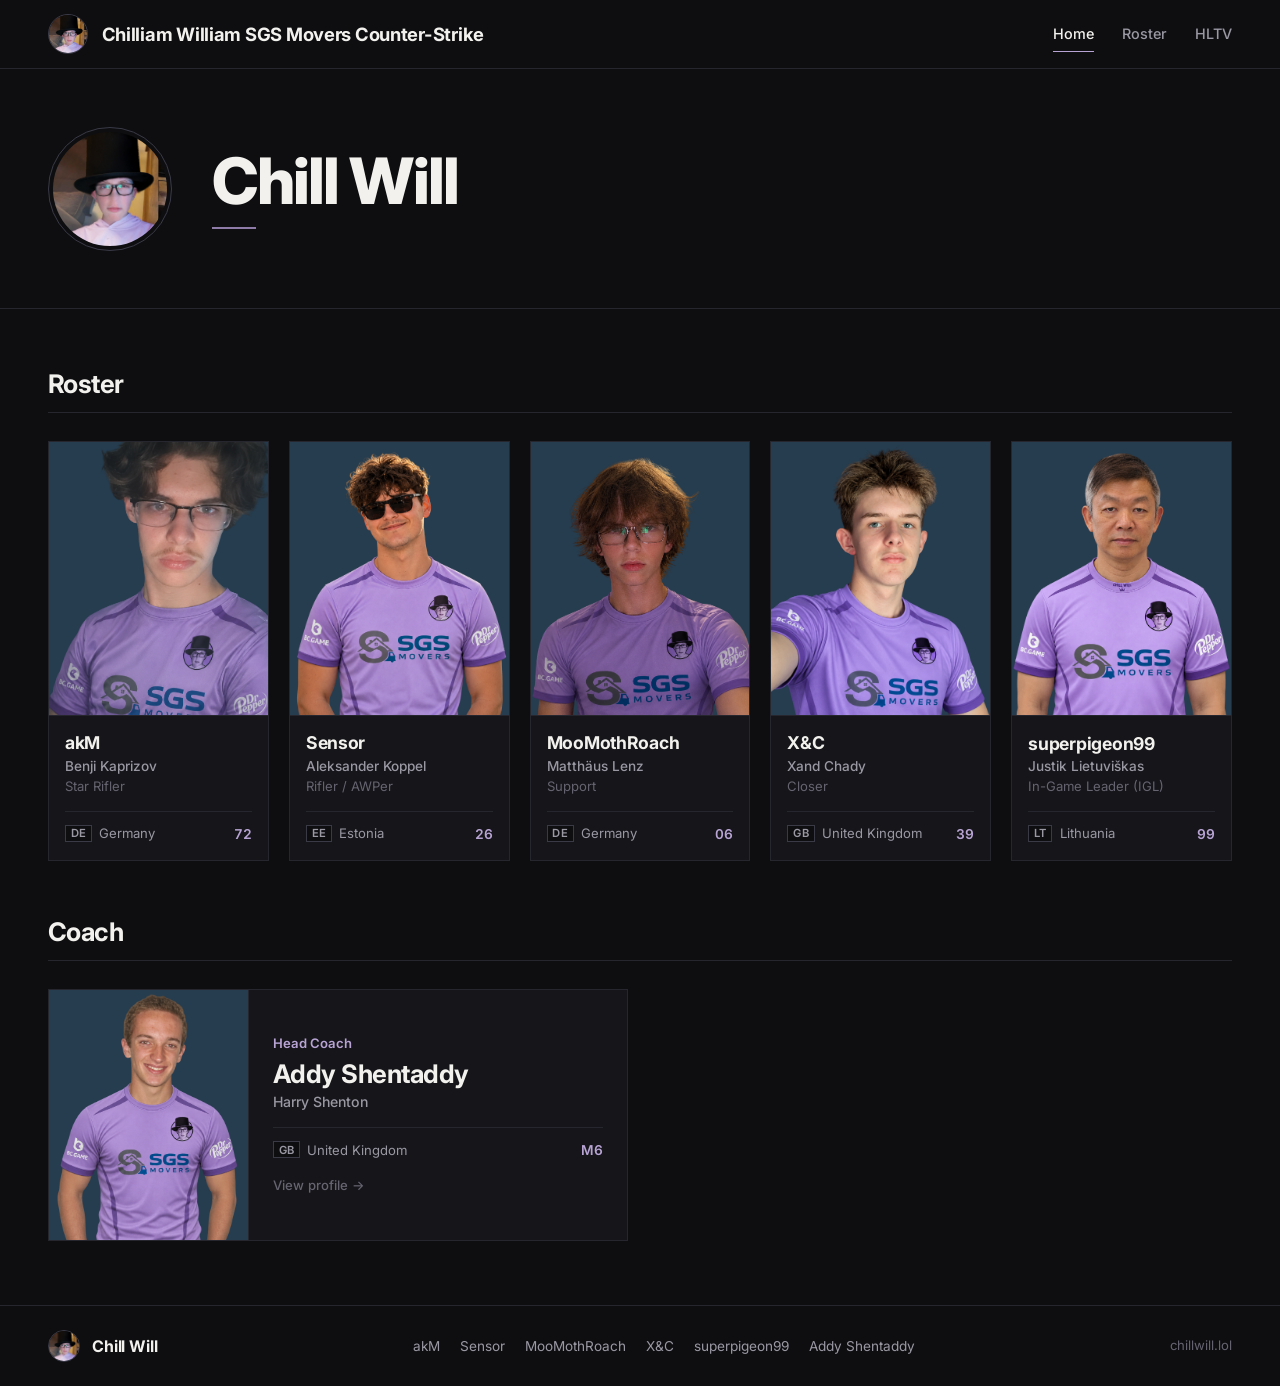
<file: index.html>
<!DOCTYPE html>
<html lang="en">
<head>
    <meta charset="UTF-8">
    <meta name="viewport" content="width=device-width, initial-scale=1.0">
    <title>Chill Will</title>
    <link rel="icon" type="image/webp" href="./images/chill-will-logo.webp">
    <link rel="preconnect" href="https://fonts.googleapis.com">
    <link rel="preconnect" href="https://fonts.gstatic.com" crossorigin>
    <link href="https://fonts.googleapis.com/css2?family=Inter:wght@400;500;600;700;800&display=swap" rel="stylesheet">
    <link rel="stylesheet" href="./style.css">
</head>
<body data-page="home">
    <header id="site-header" class="site-header"></header>

    <main>
        <section class="hero" aria-label="Team Introduction">
            <div class="container hero-inner">
                <span class="cw-logo cw-logo--hero">
                    <img id="hero-logo-img" src="./images/chill-will-logo.webp" alt="Chill Will logo" class="cw-logo-img">
                </span>
                <div class="hero-copy">
                    <h1 id="hero-title" class="hero-title">Chill Will</h1>
                    <div class="hero-rule" aria-hidden="true"></div>
                </div>
            </div>
        </section>

        <section id="roster" class="roster-section" aria-labelledby="roster-heading">
            <div class="container">
                <div class="section-header">
                    <h2 id="roster-heading" class="section-title">Roster</h2>
                </div>
                <div id="roster-grid" class="roster-grid"></div>
            </div>
        </section>

        <section id="coach" class="coach-section" aria-labelledby="coach-heading">
            <div class="container">
                <div class="section-header">
                    <h2 id="coach-heading" class="section-title">Coach</h2>
                </div>
                <div id="coach-container"></div>
            </div>
        </section>
    </main>

    <footer id="site-footer" class="site-footer"></footer>

    <script defer src="./js/players.js"></script>
    <script defer src="./js/components.js"></script>
    <script defer src="./js/app.js"></script>
</body>
</html>
</file>
<file: style.css>
/* ==========================================================================
   Chill Will — Team Stylesheet
   Centralized colour and typography custom properties live in :root below.
   Change any palette value here to re-theme the entire website.
   ========================================================================== */

:root {
    /* Surface & background palette */
    --color-bg: #0e0e11;
    --color-surface: #15151a;
    --color-surface-hover: #1b1b22;

    /* Structural hairlines & borders */
    --color-border: #26262f;
    --color-border-strong: #3a3a47;

    /* Typography colours */
    --color-text: #f2f1ed;
    --color-text-muted: #9a98a3;
    --color-text-subtle: #666470;

    /* Muted lavender / purple accent (provisional — easy to swap here) */
    --color-accent: #b8a4d4;
    --color-accent-dim: #8f7ba8;
    --color-accent-contrast: #0e0e11;

    /* Typography stack (clean, readable across mixed-case strings) */
    --font-display: 'Inter', -apple-system, BlinkMacSystemFont, 'Segoe UI', Roboto, sans-serif;
    --font-sans: 'Inter', -apple-system, BlinkMacSystemFont, 'Segoe UI', Roboto, sans-serif;

    /* Layout & rhythm */
    --container-max: 1280px;
    --header-height: 68px;
}

/* Base Reset
   -------------------------------------------------------------------------- */
*,
*::before,
*::after {
    box-sizing: border-box;
}

html {
    background-color: var(--color-bg);
    color: var(--color-text);
    scroll-behavior: smooth;
    -webkit-text-size-adjust: 100%;
}

body {
    margin: 0;
    min-height: 100vh;
    display: flex;
    flex-direction: column;
    background-color: var(--color-bg);
    color: var(--color-text);
    font-family: var(--font-sans);
    font-size: 16px;
    line-height: 1.5;
    -webkit-font-smoothing: antialiased;
    -moz-osx-font-smoothing: grayscale;
}

main {
    flex: 1 0 auto;
}

img {
    display: block;
    max-width: 100%;
}

a {
    color: inherit;
    text-decoration: none;
}

h1,
h2,
h3,
p,
dl,
dt,
dd {
    margin: 0;
}

:focus-visible {
    outline: 2px solid var(--color-accent);
    outline-offset: 2px;
}

.container {
    width: 100%;
    max-width: var(--container-max);
    margin-inline: auto;
    padding-inline: clamp(1.25rem, 4vw, 3rem);
}

/* Circular Team Logo (Unaltered photo, CSS crop only)
   -------------------------------------------------------------------------- */
.cw-logo {
    display: inline-block;
    border-radius: 50%;
    overflow: hidden;
    flex-shrink: 0;
    aspect-ratio: 1 / 1;
    background-color: var(--color-surface);
    border: 1px solid var(--color-border-strong);
}

.cw-logo-img {
    width: 100%;
    height: 100%;
    object-fit: cover;
    object-position: 52% 28%;
    display: block;
}

.cw-logo--nav {
    width: 40px;
    height: 40px;
}

.cw-logo--hero {
    width: 124px;
    height: 124px;
    padding: 4px;
    background-color: var(--color-bg);
    border-color: var(--color-border-strong);
}

.cw-logo--hero .cw-logo-img {
    border-radius: 50%;
}

.cw-logo--footer {
    width: 32px;
    height: 32px;
}

/* Header & Navigation
   -------------------------------------------------------------------------- */
.site-header {
    position: sticky;
    top: 0;
    z-index: 40;
    background-color: var(--color-bg);
    border-bottom: 1px solid var(--color-border);
}

.header-inner {
    height: var(--header-height);
    display: flex;
    align-items: center;
    justify-content: space-between;
    gap: 1.5rem;
}

.brand-link {
    display: inline-flex;
    align-items: center;
    gap: 0.85rem;
    min-width: 0;
}

.brand-name {
    font-family: var(--font-display);
    font-size: 1.15rem;
    font-weight: 700;
    letter-spacing: -0.015em;
    line-height: 1.1;
    color: var(--color-text);
}

.site-nav {
    display: inline-flex;
    align-items: center;
    gap: 1.75rem;
}

.nav-link {
    position: relative;
    font-size: 0.9rem;
    font-weight: 500;
    letter-spacing: 0;
    color: var(--color-text-muted);
    padding-block: 0.35rem;
    transition: color 180ms ease;
}

.nav-link:hover,
.nav-link.is-active {
    color: var(--color-text);
}

.nav-link.is-active::after {
    content: '';
    position: absolute;
    left: 0;
    right: 0;
    bottom: -2px;
    height: 1px;
    background-color: var(--color-accent);
}

/* Compact Editorial Hero
   -------------------------------------------------------------------------- */
.hero {
    padding-block: clamp(2.25rem, 4.5vw, 3.75rem);
    border-bottom: 1px solid var(--color-border);
}

.hero-inner {
    display: grid;
    grid-template-columns: auto minmax(0, 1fr);
    align-items: center;
    gap: clamp(1.5rem, 3.5vw, 2.5rem);
}

.hero-title {
    font-family: var(--font-display);
    font-size: clamp(2.5rem, 5vw, 4rem);
    font-weight: 800;
    line-height: 1.02;
    letter-spacing: -0.03em;
    color: var(--color-text);
}

.hero-rule {
    width: 44px;
    height: 2px;
    background-color: var(--color-accent-dim);
    margin-top: 0.9rem;
}

/* Section Headers
   -------------------------------------------------------------------------- */
.section-header {
    display: flex;
    align-items: baseline;
    justify-content: space-between;
    gap: 1rem;
    padding-bottom: 0.85rem;
    margin-bottom: 1.75rem;
    border-bottom: 1px solid var(--color-border);
}

.section-title {
    font-family: var(--font-display);
    font-size: clamp(1.35rem, 2vw, 1.65rem);
    font-weight: 700;
    letter-spacing: -0.02em;
    line-height: 1.15;
    color: var(--color-text);
}

/* Roster Grid & Player Cards
   -------------------------------------------------------------------------- */
.roster-section {
    padding-block: clamp(2.5rem, 5vw, 3.75rem) clamp(2.5rem, 4.5vw, 3.5rem);
}

.roster-grid {
    display: grid;
    grid-template-columns: repeat(5, minmax(0, 1fr));
    gap: 1.25rem;
}

.roster-card {
    display: flex;
    flex-direction: column;
    background-color: var(--color-surface);
    border: 1px solid var(--color-border);
    transition: border-color 220ms ease, background-color 220ms ease;
}

.roster-card:hover,
.roster-card:focus-visible {
    border-color: var(--color-accent-dim);
    background-color: var(--color-surface-hover);
}

.roster-media {
    position: relative;
    width: 100%;
    aspect-ratio: 4 / 5;
    overflow: hidden;
    background-color: #263d4f;
    border-bottom: 1px solid var(--color-border);
}

.roster-media img {
    width: 100%;
    height: 100%;
    object-fit: cover;
    transition: transform 300ms ease;
}

.roster-card:hover .roster-media img,
.roster-card:focus-visible .roster-media img {
    transform: scale(1.03);
}

.roster-meta {
    padding: 1.05rem 1rem 1.1rem;
    display: flex;
    flex-direction: column;
    flex: 1 1 auto;
}

.roster-name {
    font-family: var(--font-display);
    font-size: clamp(1.1rem, 1.3vw, 1.28rem);
    font-weight: 700;
    line-height: 1.2;
    letter-spacing: -0.015em;
    color: var(--color-text);
    white-space: nowrap;
    overflow: hidden;
    text-overflow: ellipsis;
    transition: color 180ms ease;
}

.roster-card:hover .roster-name,
.roster-card:focus-visible .roster-name {
    color: var(--color-accent);
}

.roster-real-name {
    margin-top: 0.25rem;
    font-size: 0.85rem;
    font-weight: 500;
    color: var(--color-text-muted);
    line-height: 1.3;
    white-space: nowrap;
    overflow: hidden;
    text-overflow: ellipsis;
}

.roster-real-name--pending {
    color: var(--color-text-subtle);
    font-weight: 400;
}

.roster-role {
    margin-top: 0.2rem;
    margin-bottom: 0.9rem;
    font-size: 0.82rem;
    color: var(--color-text-subtle);
    line-height: 1.35;
}

.roster-origin {
    margin-top: auto;
    padding-top: 0.85rem;
    border-top: 1px solid var(--color-border);
    display: flex;
    align-items: center;
    justify-content: space-between;
    gap: 0.75rem;
}

/* Player Number (anchored right, inline with flag)
   -------------------------------------------------------------------------- */
.player-number {
    font-size: 0.85rem;
    font-weight: 600;
    font-variant-numeric: tabular-nums;
    color: var(--color-accent);
    white-space: nowrap;
    flex-shrink: 0;
    line-height: 1.2;
}

.player-number--pending {
    color: var(--color-text-subtle);
    font-weight: 500;
}

/* Coach Section & Card
   -------------------------------------------------------------------------- */
.coach-section {
    padding-block: 0 clamp(3rem, 5vw, 4.5rem);
}

.coach-card {
    display: grid;
    grid-template-columns: 200px minmax(0, 1fr);
    max-width: 580px;
    background-color: var(--color-surface);
    border: 1px solid var(--color-border);
    transition: border-color 220ms ease, background-color 220ms ease;
}

.coach-card:hover,
.coach-card:focus-visible {
    border-color: var(--color-accent-dim);
    background-color: var(--color-surface-hover);
}

.coach-media {
    width: 100%;
    aspect-ratio: 4 / 5;
    overflow: hidden;
    background-color: #263d4f;
    border-right: 1px solid var(--color-border);
}

.coach-media img {
    width: 100%;
    height: 100%;
    object-fit: cover;
    transition: transform 300ms ease;
}

.coach-card:hover .coach-media img,
.coach-card:focus-visible .coach-media img {
    transform: scale(1.03);
}

.coach-meta {
    padding: 1.35rem 1.5rem;
    display: flex;
    flex-direction: column;
    justify-content: center;
}

.coach-role-eyebrow {
    font-size: 0.82rem;
    font-weight: 600;
    color: var(--color-accent);
}

.coach-name {
    margin-top: 0.35rem;
    font-family: var(--font-display);
    font-size: clamp(1.35rem, 2vw, 1.65rem);
    font-weight: 700;
    line-height: 1.15;
    letter-spacing: -0.02em;
    color: var(--color-text);
    transition: color 180ms ease;
}

.coach-card:hover .coach-name,
.coach-card:focus-visible .coach-name {
    color: var(--color-accent);
}

.coach-real-name {
    margin-top: 0.25rem;
    font-size: 0.88rem;
    font-weight: 500;
    color: var(--color-text-muted);
    line-height: 1.3;
}

.coach-real-name--pending {
    color: var(--color-text-subtle);
    font-weight: 400;
}

.coach-origin {
    margin-top: 1rem;
    padding-top: 0.85rem;
    border-top: 1px solid var(--color-border);
    display: flex;
    align-items: center;
    justify-content: space-between;
    gap: 0.75rem;
}

.coach-link-cue {
    margin-top: 1.1rem;
    font-size: 0.82rem;
    font-weight: 500;
    color: var(--color-text-subtle);
    transition: color 180ms ease;
}

.coach-card:hover .coach-link-cue,
.coach-card:focus-visible .coach-link-cue {
    color: var(--color-accent);
}

/* Flags & Nationality Display
   -------------------------------------------------------------------------- */
.cw-flag-wrap {
    display: inline-flex;
    align-items: center;
    gap: 0.45rem;
    min-width: 0;
}

.cw-flag {
    display: block;
    object-fit: cover;
    border: 1px solid var(--color-border-strong);
    border-radius: 1px;
    flex-shrink: 0;
    background-color: var(--color-bg);
}

.cw-flag-placeholder {
    display: inline-block;
    border: 1px dashed var(--color-border-strong);
    border-radius: 1px;
    background-color: var(--color-bg);
    flex-shrink: 0;
}

.cw-flag--sm {
    width: 18px;
    height: 13px;
}

.cw-flag--md {
    width: 24px;
    height: 17px;
}

.cw-flag-code {
    display: inline-flex;
    align-items: center;
    justify-content: center;
    padding: 0 0.3rem;
    height: 17px;
    font-size: 0.7rem;
    font-weight: 600;
    letter-spacing: 0.03em;
    color: var(--color-text-muted);
    border: 1px solid var(--color-border-strong);
    background-color: var(--color-bg);
}

.cw-nationality-label {
    font-size: 0.82rem;
    color: var(--color-text-muted);
    line-height: 1.25;
    white-space: nowrap;
    overflow: hidden;
    text-overflow: ellipsis;
}

.cw-nationality-label--pending {
    color: var(--color-text-subtle);
}

/* Player / Coach Profile Page
   -------------------------------------------------------------------------- */
.profile-topbar {
    border-bottom: 1px solid var(--color-border);
    background-color: var(--color-bg);
}

.profile-topbar-inner {
    height: 48px;
    display: flex;
    align-items: center;
    justify-content: flex-start;
}

.back-link {
    font-size: 0.875rem;
    font-weight: 500;
    color: var(--color-text-muted);
    transition: color 180ms ease;
}

.back-link:hover {
    color: var(--color-accent);
}

.profile-section {
    padding-block: clamp(2.25rem, 4.5vw, 4rem);
}

.profile-layout {
    display: grid;
    grid-template-columns: minmax(0, 440px) minmax(0, 1fr);
    gap: clamp(2rem, 5vw, 4.5rem);
    align-items: start;
}

.profile-media {
    width: 100%;
    aspect-ratio: 4 / 5;
    background-color: #263d4f;
    border: 1px solid var(--color-border);
    overflow: hidden;
}

.profile-media img {
    width: 100%;
    height: 100%;
    object-fit: cover;
}

.profile-details {
    display: flex;
    flex-direction: column;
    padding-top: 0.25rem;
}

.profile-role-eyebrow {
    font-size: 0.9rem;
    font-weight: 600;
    color: var(--color-accent);
    margin-bottom: 0.5rem;
}

.profile-name {
    font-family: var(--font-display);
    font-size: clamp(2.35rem, 4.8vw, 3.6rem);
    font-weight: 800;
    line-height: 1.02;
    letter-spacing: -0.03em;
    color: var(--color-text);
    overflow-wrap: break-word;
}

.profile-description {
    margin-top: 1.35rem;
    max-width: 56ch;
    display: flex;
    flex-direction: column;
    gap: 0.75rem;
    font-size: 0.97rem;
    line-height: 1.65;
    color: var(--color-text-muted);
}

.profile-description--pending {
    color: var(--color-text-subtle);
    font-size: 0.92rem;
}

.profile-specs {
    margin-top: 1.75rem;
    border-top: 1px solid var(--color-border);
}

.spec-row {
    display: grid;
    grid-template-columns: 140px minmax(0, 1fr);
    align-items: center;
    gap: 1rem;
    padding-block: 1rem;
    border-bottom: 1px solid var(--color-border);
}

.spec-row dt {
    font-size: 0.85rem;
    font-weight: 500;
    color: var(--color-text-subtle);
}

.spec-row dd {
    font-size: 0.95rem;
    color: var(--color-text);
}

.spec-row .cw-nationality-label {
    font-size: 0.95rem;
    color: var(--color-text);
}

.spec-row .cw-nationality-label--pending {
    color: var(--color-text-muted);
}

.spec-row .player-number {
    font-size: 0.95rem;
}

.player-real-name--pending {
    color: var(--color-text-muted);
}

.profile-pager {
    margin-top: 2rem;
    display: grid;
    grid-template-columns: repeat(2, minmax(0, 1fr));
    gap: 1rem;
}

.pager-link {
    display: flex;
    flex-direction: column;
    gap: 0.2rem;
    padding: 0.9rem 1.05rem;
    background-color: var(--color-surface);
    border: 1px solid var(--color-border);
    transition: border-color 180ms ease, background-color 180ms ease;
}

.pager-link:hover {
    border-color: var(--color-accent-dim);
    background-color: var(--color-surface-hover);
}

.pager-link--next {
    text-align: right;
}

.pager-dir {
    font-size: 0.78rem;
    font-weight: 500;
    color: var(--color-text-subtle);
}

.pager-name {
    font-family: var(--font-display);
    font-size: 1.05rem;
    font-weight: 700;
    letter-spacing: -0.01em;
    color: var(--color-text);
}

/* Roster Switcher Strip
   -------------------------------------------------------------------------- */
.roster-switcher-section {
    padding-block: 2rem 3.5rem;
    border-top: 1px solid var(--color-border);
}

.roster-switcher {
    display: grid;
    grid-template-columns: repeat(6, minmax(0, 1fr));
    gap: 0.75rem;
}

.switcher-item {
    display: flex;
    flex-direction: column;
    gap: 0.25rem;
    padding: 0.9rem 1rem;
    background-color: var(--color-surface);
    border: 1px solid var(--color-border);
    transition: border-color 180ms ease, background-color 180ms ease;
}

.switcher-item:hover {
    border-color: var(--color-border-strong);
    background-color: var(--color-surface-hover);
}

.switcher-item.is-current {
    border-color: var(--color-accent);
    background-color: var(--color-surface-hover);
}

.switcher-name {
    font-family: var(--font-display);
    font-size: 1rem;
    font-weight: 700;
    letter-spacing: -0.01em;
    line-height: 1.2;
    color: var(--color-text);
    white-space: nowrap;
    overflow: hidden;
    text-overflow: ellipsis;
}

.switcher-item.is-current .switcher-name {
    color: var(--color-accent);
}

.switcher-role {
    font-size: 0.8rem;
    color: var(--color-text-muted);
}

/* Not Found State
   -------------------------------------------------------------------------- */
.not-found-section {
    padding-block: 4rem;
}

.not-found-inner {
    max-width: 560px;
    margin-inline: 0;
}

.not-found-title {
    font-family: var(--font-display);
    font-size: clamp(2rem, 3.5vw, 2.75rem);
    font-weight: 700;
    letter-spacing: -0.025em;
    line-height: 1.1;
}

.not-found-copy {
    margin-top: 0.85rem;
    color: var(--color-text-muted);
}

.not-found-copy code {
    padding: 0.1rem 0.35rem;
    background-color: var(--color-surface);
    border: 1px solid var(--color-border);
    color: var(--color-accent);
}

.text-action {
    display: inline-block;
    margin-top: 1.5rem;
    font-size: 0.9rem;
    font-weight: 600;
    color: var(--color-accent);
    border-bottom: 1px solid var(--color-accent-dim);
    padding-bottom: 0.2rem;
}

/* Footer
   -------------------------------------------------------------------------- */
.site-footer {
    border-top: 1px solid var(--color-border);
    background-color: var(--color-bg);
}

.footer-inner {
    padding-block: 1.5rem;
    display: flex;
    align-items: center;
    justify-content: space-between;
    flex-wrap: wrap;
    gap: 1rem 2rem;
}

.footer-brand {
    display: inline-flex;
    align-items: center;
    gap: 0.75rem;
}

.footer-name {
    font-family: var(--font-display);
    font-size: 1rem;
    font-weight: 700;
    letter-spacing: -0.01em;
}

.footer-links {
    display: flex;
    flex-wrap: wrap;
    align-items: center;
    gap: 0.5rem 1.25rem;
}

.footer-player-link {
    font-size: 0.85rem;
    color: var(--color-text-muted);
    transition: color 180ms ease;
}

.footer-player-link:hover {
    color: var(--color-accent);
}

.footer-domain {
    font-size: 0.82rem;
    color: var(--color-text-subtle);
}

/* FACEITSync Profile Widget (Scoped third-party overlay recreation)
   -------------------------------------------------------------------------- */
.faceit-widget {
    margin-top: 1.75rem;
    width: 100%;
    max-width: 560px;
    background-color: #0b0b0c;
    border: 1px solid rgba(255, 255, 255, 0.1);
    border-radius: 14px;
    padding: 14px 16px;
    display: flex;
    flex-direction: column;
    gap: 11px;
    color: #ffffff;
}

.faceit-top {
    display: flex;
    align-items: center;
    justify-content: space-between;
    gap: 14px;
    padding-bottom: 10px;
    border-bottom: 1px solid rgba(255, 255, 255, 0.08);
}

.faceit-brand-row {
    display: inline-flex;
    align-items: center;
    gap: 9px;
    flex-wrap: wrap;
}

.faceit-brand {
    font-size: 1rem;
    font-weight: 800;
    letter-spacing: -0.02em;
    line-height: 1;
}

.faceit-brand-accent {
    color: #ff5500;
}

.faceit-brand-sync {
    color: #ffffff;
}

.faceit-season {
    display: inline-flex;
    align-items: center;
    padding: 3px 8px;
    border-radius: 6px;
    border: 1px solid #8a3a12;
    background-color: #19110d;
    color: #f3eae4;
    font-size: 0.68rem;
    font-weight: 700;
    letter-spacing: 0.04em;
    line-height: 1.1;
}

.faceit-player-row {
    display: inline-flex;
    align-items: center;
    gap: 7px;
    min-width: 0;
}

.faceit-flag {
    border-radius: 2px;
    border-color: rgba(255, 255, 255, 0.2);
}

.faceit-country-rank {
    font-size: 0.88rem;
    font-weight: 700;
    color: #ffffff;
    font-variant-numeric: tabular-nums;
    line-height: 1;
}

.faceit-username {
    font-size: 0.92rem;
    font-weight: 600;
    color: #f4f4f6;
    line-height: 1.1;
    white-space: nowrap;
    overflow: hidden;
    text-overflow: ellipsis;
}

.faceit-bottom {
    display: flex;
    align-items: center;
    justify-content: space-between;
    gap: 14px;
}

.faceit-elo-group {
    display: inline-flex;
    align-items: center;
    gap: 10px;
    flex-shrink: 0;
}

.faceit-challenger-pill {
    display: inline-flex;
    align-items: center;
    gap: 7px;
    background-color: #e80128;
    border-radius: 999px;
    padding: 3px 4px 3px 11px;
    line-height: 1;
}

.faceit-challenger-rank {
    font-size: 0.92rem;
    font-weight: 800;
    color: #121212;
    font-variant-numeric: tabular-nums;
}

.faceit-challenger-icon {
    width: 28px;
    height: 28px;
    border-radius: 50%;
    display: block;
    flex-shrink: 0;
}

.faceit-level-icon {
    width: 38px;
    height: 38px;
    border-radius: 50%;
    display: block;
    flex-shrink: 0;
}

.faceit-elo {
    font-size: 1.35rem;
    font-weight: 800;
    color: #ff5500;
    font-variant-numeric: tabular-nums;
    letter-spacing: -0.02em;
    line-height: 1;
}

.faceit-stats-grid {
    display: grid;
    grid-template-columns: repeat(6, minmax(0, auto));
    gap: 11px;
    text-align: center;
}

.faceit-stat {
    display: flex;
    flex-direction: column;
    gap: 3px;
}

.faceit-stat-label {
    font-size: 0.65rem;
    font-weight: 600;
    color: #b8b8c2;
    line-height: 1;
}

.faceit-stat-value {
    font-size: 0.84rem;
    font-weight: 700;
    color: #ffffff;
    font-variant-numeric: tabular-nums;
    line-height: 1.1;
}

/* Responsive Breakpoints
   -------------------------------------------------------------------------- */
@media (max-width: 1099px) {
    .roster-grid {
        grid-template-columns: repeat(3, minmax(0, 1fr));
    }

    .roster-switcher {
        grid-template-columns: repeat(3, minmax(0, 1fr));
    }
}

@media (max-width: 859px) {
    .profile-layout {
        grid-template-columns: 1fr;
        gap: 2rem;
    }

    .profile-media {
        max-width: 440px;
    }
}

@media (max-width: 819px) {
    .roster-grid {
        grid-template-columns: repeat(2, minmax(0, 1fr));
    }
}

@media (max-width: 639px) {
    .cw-logo--hero {
        width: 88px;
        height: 88px;
    }

    .roster-switcher {
        grid-template-columns: repeat(2, minmax(0, 1fr));
    }

    .spec-row {
        grid-template-columns: 112px minmax(0, 1fr);
    }
}

@media (max-width: 599px) {
    .faceit-top,
    .faceit-bottom {
        flex-direction: column;
        align-items: flex-start;
    }

    .faceit-stats-grid {
        width: 100%;
        grid-template-columns: repeat(6, minmax(0, 1fr));
        gap: 8px;
    }
}

@media (max-width: 379px) {
    .faceit-stats-grid {
        grid-template-columns: repeat(3, minmax(0, 1fr));
        gap: 10px;
    }
}

@media (max-width: 519px) {
    .header-inner {
        gap: 1rem;
    }

    .site-nav {
        gap: 1.15rem;
    }

    .hero-inner {
        grid-template-columns: 1fr;
        gap: 1.25rem;
    }

    .roster-grid {
        grid-template-columns: 1fr;
    }

    .coach-card {
        grid-template-columns: 1fr;
        max-width: 100%;
    }

    .coach-media {
        border-right: 0;
        border-bottom: 1px solid var(--color-border);
    }

    .profile-pager {
        grid-template-columns: 1fr;
    }

    .pager-link--next {
        text-align: left;
    }
}

@media (max-width: 439px) {
    .roster-switcher {
        grid-template-columns: 1fr;
    }
}

@media (prefers-reduced-motion: reduce) {
    html {
        scroll-behavior: auto;
    }

    .nav-link,
    .roster-card,
    .roster-media img,
    .roster-name,
    .coach-card,
    .coach-media img,
    .coach-name,
    .coach-link-cue,
    .back-link,
    .pager-link,
    .switcher-item,
    .footer-player-link {
        transition: none;
    }

    .roster-card:hover .roster-media img,
    .roster-card:focus-visible .roster-media img,
    .coach-card:hover .coach-media img,
    .coach-card:focus-visible .coach-media img {
        transform: none;
    }
}
</file>
